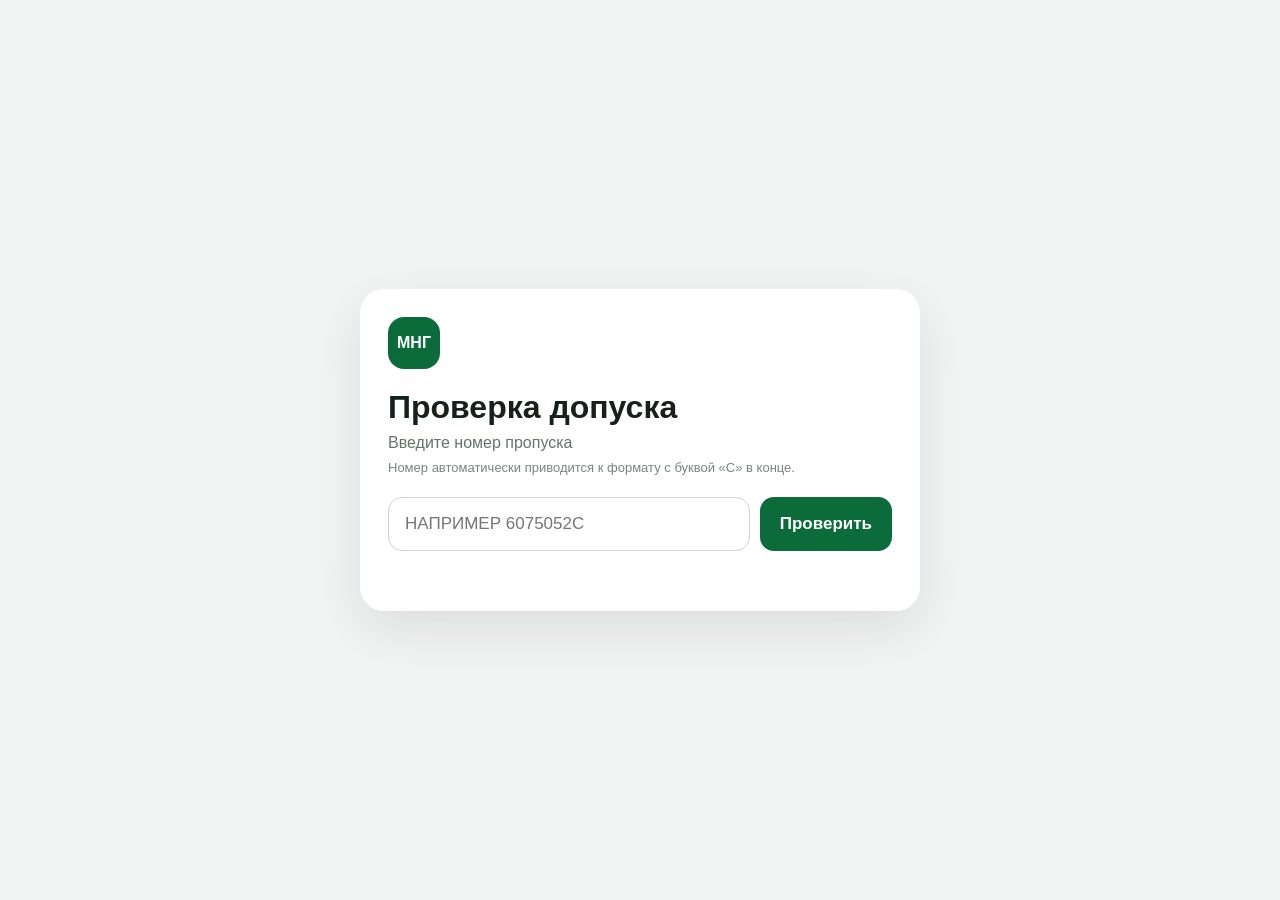
<file: server/app/templates/ostanovka.html>
<!doctype html>
<html lang="ru">
<head>
  <meta charset="utf-8">
  <meta name="viewport" content="width=device-width, initial-scale=1, viewport-fit=cover">
  <meta name="robots" content="noindex,nofollow">
  <title>Проверка допуска</title>
  <style>
    :root{font-family:Inter,-apple-system,BlinkMacSystemFont,"Segoe UI",sans-serif}
    *{box-sizing:border-box}
    body{margin:0;min-height:100vh;background:#f3f5f4;color:#17211b;display:grid;place-items:center;padding:20px}
    .card{width:min(100%,560px);background:#fff;border-radius:24px;padding:28px;box-shadow:0 18px 55px rgba(28,46,35,.12)}
    .mark{width:52px;height:52px;border-radius:16px;background:#0b6b3a;color:#fff;display:grid;place-items:center;font-weight:800;margin-bottom:20px}
    h1{font-size:32px;margin:0 0 8px}
    .subtitle{margin:0 0 8px;color:#66736b}
    .hint{font-size:13px;color:#7a857e;margin:0 0 22px}
    .check-form{display:grid;grid-template-columns:1fr auto;gap:10px}
    input,.check-button{height:54px;border-radius:14px;font-size:17px}
    input{border:1px solid #cbd3ce;padding:0 16px;min-width:0;text-transform:uppercase}
    .check-button{border:0;padding:0 20px;background:#0b6b3a;color:#fff;font-weight:700}
    .result{margin-top:20px;border-radius:18px;padding:20px;display:none}
    .result.allowed{display:block;background:#eaf8ef;border:1px solid #bfe7cd}
    .result.denied{display:block;background:#fff0ef;border:1px solid #f0c8c3}
    .status{font-size:24px;font-weight:800}
    .message{color:#536059;margin-bottom:12px}
    .blocks{display:grid;gap:10px;margin-top:12px}
    .block{background:rgba(255,255,255,.82);border-radius:14px;padding:14px;border:1px solid rgba(0,0,0,.06)}
    .block-title{font-weight:800;margin-bottom:4px}
    .block-message{font-size:14px;color:#59645e}
    .block.video .block-title{color:#8b3a17}
    .block.corporate .block-title{color:#7b2430}
    .spoiler{margin-top:10px;border:0;background:#eef1ef;color:#263b2f;border-radius:10px;padding:9px 12px;font-weight:700;cursor:pointer}
    .violation{margin-top:9px;padding:11px 12px;border-radius:10px;background:#f7f8f7;color:#3b4740;white-space:pre-wrap}
    .requirements{display:grid;gap:9px;margin-top:12px}
    .req{background:rgba(255,255,255,.72);border-radius:12px;padding:12px 14px}
    .req-label{font-size:13px;color:#69746e}
    .req-value{font-weight:700}
    .req.required .req-value{color:#9f2d27}
    .error{margin-top:12px;color:#a52f29;min-height:20px}
    @media(max-width:520px){body{padding:12px;align-items:start;padding-top:32px}.card{padding:22px 18px}.check-form{grid-template-columns:1fr}.check-button{width:100%}}
  </style>
</head>
<body>
<main class="card">
  <div class="mark">МНГ</div>
  <h1>Проверка допуска</h1>
  <p class="subtitle">Введите номер пропуска</p>
  <p class="hint">Номер автоматически приводится к формату с буквой «С» в конце.</p>
  <form class="check-form" id="f">
    <input id="p" placeholder="Например 6075052С" maxlength="40" required autocomplete="off" autocapitalize="characters">
    <button class="check-button" id="b">Проверить</button>
  </form>
  <div class="error" id="e"></div>
  <section class="result" id="r">
    <div class="status" id="t"></div>
    <p class="message" id="m"></p>
    <div class="blocks" id="blocks"></div>
    <div class="requirements" id="q"></div>
  </section>
</main>
<script>
const f=document.getElementById('f'),p=document.getElementById('p'),b=document.getElementById('b'),e=document.getElementById('e'),r=document.getElementById('r'),t=document.getElementById('t'),m=document.getElementById('m'),q=document.getElementById('q'),blocks=document.getElementById('blocks');

function normalizeVisiblePass(value){
  let s=(value||'').trim().toUpperCase().replace(/Ё/g,'Е').replace(/С/g,'C');
  s=s.replace(/^ПРОПУСК\s*/,'').replace(/^(?:№|NO\.?|НОМЕР)\s*/,'').replace(/[\s"']/g,'');
  if(/^\d{2,8}(?:-\d{1,8})?$/.test(s))s+='C';
  if(/^\d{2,8}(?:-\d{1,8})?C$/.test(s))return s.slice(0,-1)+'С';
  return s.replace(/C$/,'С');
}

p.addEventListener('blur',()=>{p.value=normalizeVisiblePass(p.value)});

function addBlock(item){
  const card=document.createElement('div');card.className='block '+(item.type||'');
  const title=document.createElement('div');title.className='block-title';title.textContent=item.title||'Ограничение доступа';
  card.append(title);
  if(item.message){
    const message=document.createElement('div');message.className='block-message';message.textContent=item.message;
    card.append(message);
  }
  // Details are shown only for the main stop registry. Its description comes
  // from the column "Причина приостановки работ по Классификатору".
  if(item.type==='registry' && item.description){
    const button=document.createElement('button');button.type='button';button.className='spoiler';button.textContent='Показать причину приостановки';
    const detail=document.createElement('div');detail.className='violation';detail.hidden=true;detail.textContent=item.description;
    button.addEventListener('click',()=>{detail.hidden=!detail.hidden;button.textContent=detail.hidden?'Показать причину приостановки':'Скрыть причину приостановки'});
    card.append(button,detail);
  }
  blocks.appendChild(card);
}

f.addEventListener('submit',async event=>{
  event.preventDefault();
  e.textContent='';r.className='result';q.innerHTML='';blocks.innerHTML='';
  p.value=normalizeVisiblePass(p.value);
  b.disabled=true;b.textContent='Проверяем…';
  try{
    const response=await fetch('/api/ostanovka/check',{method:'POST',headers:{'Content-Type':'application/json'},body:JSON.stringify({pass_number:p.value.trim()})});
    const data=await response.json();
    if(!response.ok)throw new Error(data.detail||'Ошибка проверки');
    r.className='result '+data.status;t.textContent=data.title;
    m.textContent=data.message||'';m.hidden=!data.message;
    (data.blocks||[]).forEach(addBlock);
    (data.requirements||[]).forEach(item=>{
      const card=document.createElement('div');card.className='req '+item.state;
      const label=document.createElement('div');label.className='req-label';label.textContent=item.label;
      const value=document.createElement('div');value.className='req-value';value.textContent=item.value;
      card.append(label,value);q.appendChild(card);
    });
  }catch(err){e.textContent=err.message}
  finally{b.disabled=false;b.textContent='Проверить'}
});
</script>
</body>
</html>
</file>
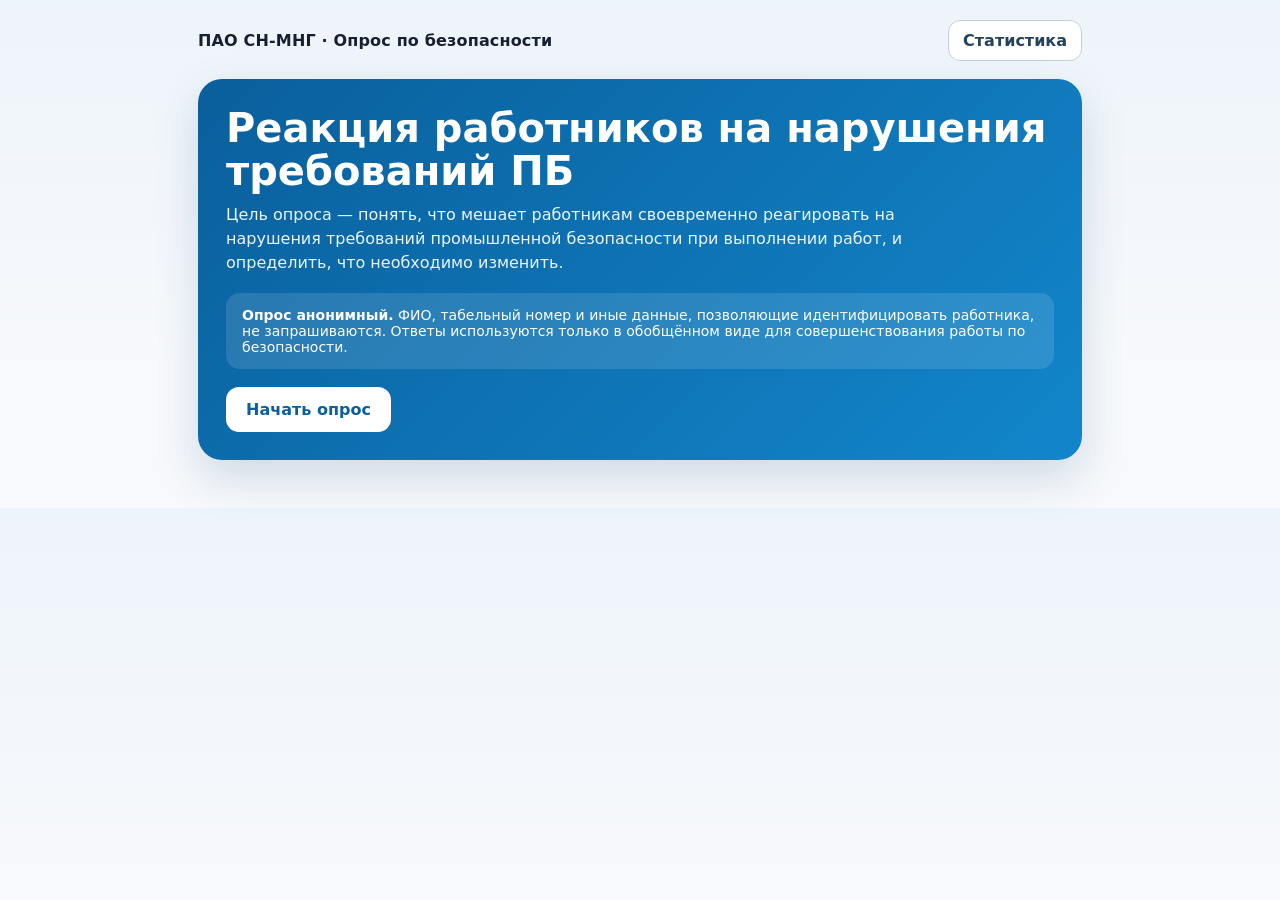
<file: server/app/templates/survey.html>
<!doctype html>
<html lang="ru">
<head>
  <meta charset="utf-8">
  <meta name="viewport" content="width=device-width,initial-scale=1,viewport-fit=cover">
  <title>Опрос работников — реакция на нарушения ПБ</title>
  <style>
    :root{--bg:#f3f6fa;--card:#fff;--text:#172033;--muted:#697386;--line:#dce3ec;--accent:#006eb8;--accent2:#0b86d1;--ok:#18855c;--danger:#b42318}
    *{box-sizing:border-box}
    body{margin:0;font-family:Inter,system-ui,-apple-system,BlinkMacSystemFont,"Segoe UI",sans-serif;background:linear-gradient(180deg,#edf4fa 0,#f7f9fc 360px);color:var(--text)}
    .shell{max-width:920px;margin:0 auto;padding:20px 18px 48px}.topbar{display:flex;justify-content:space-between;align-items:center;gap:16px;margin-bottom:18px}.brand{font-weight:800;letter-spacing:.01em}
    .stats-link{display:inline-flex;align-items:center;justify-content:center;padding:10px 14px;border:1px solid #c4d0dd;border-radius:12px;background:#fff;color:#24415e;text-decoration:none;font-weight:700}
    .hero{background:linear-gradient(135deg,#0a5f9c,#1286cb);color:#fff;border-radius:24px;padding:28px;box-shadow:0 18px 45px rgba(27,82,124,.18)}.hero h1{margin:0 0 10px;font-size:clamp(26px,4vw,40px);line-height:1.08}.hero p{margin:0;max-width:740px;line-height:1.5;color:#e9f5ff}
    .privacy{margin-top:18px;padding:14px 16px;border-radius:14px;background:rgba(255,255,255,.12);font-size:14px}.start-wrap{margin-top:18px}button{font:inherit}.primary{border:0;border-radius:13px;padding:13px 20px;background:#fff;color:#0a5f9c;font-weight:800;cursor:pointer}
    .survey-card{margin-top:20px;background:var(--card);border:1px solid var(--line);border-radius:22px;padding:24px;box-shadow:0 14px 34px rgba(31,47,70,.08);display:none}.survey-card.active{display:block}.progress-head{display:flex;justify-content:space-between;align-items:center;gap:12px;margin-bottom:10px;font-size:14px;color:var(--muted);font-weight:700}.progress{height:8px;background:#e6ecf3;border-radius:999px;overflow:hidden}.progress>div{height:100%;background:linear-gradient(90deg,var(--accent),var(--accent2));width:0;transition:width .25s ease}
    .question{margin:24px 0 8px;font-size:clamp(22px,3vw,30px);line-height:1.2}.hint{color:var(--muted);margin:0 0 18px;line-height:1.45}.options{display:grid;gap:10px}.option{display:flex;align-items:flex-start;gap:12px;padding:14px 15px;border:1px solid var(--line);border-radius:14px;cursor:pointer;background:#fff;transition:.15s}.option:hover{border-color:#91b7d5;background:#f8fbfe}.option input{margin-top:3px;transform:scale(1.15)}.option:has(input:checked){border-color:#4a9bd2;background:#eef8ff}
    .other-box{display:none;margin-top:10px}.other-box.visible{display:block}input[type=text],textarea{width:100%;border:1px solid #cbd5e1;border-radius:12px;padding:13px 14px;font:inherit;color:var(--text);background:#fff}textarea{min-height:160px;resize:vertical;line-height:1.45}
    .scale{display:grid;grid-template-columns:repeat(5,1fr);gap:9px;margin-top:18px}.scale label{display:flex;flex-direction:column;align-items:center;justify-content:center;min-height:66px;border:1px solid var(--line);border-radius:14px;cursor:pointer;font-weight:800;font-size:20px}.scale label:has(input:checked){border-color:#2788c7;background:#eaf6ff;color:#075b91}.scale input{position:absolute;opacity:0;pointer-events:none}.scale-labels{display:flex;justify-content:space-between;gap:10px;font-size:12px;color:var(--muted);margin-top:8px}
    .footer{display:flex;justify-content:space-between;gap:12px;margin-top:24px}.btn{border:0;border-radius:13px;padding:13px 18px;font-weight:800;cursor:pointer}.btn.secondary{background:#edf1f5;color:#314256}.btn.next{background:var(--accent);color:#fff;margin-left:auto}.error{display:none;margin-top:14px;padding:12px 14px;border-radius:12px;background:#fff0ee;color:var(--danger);font-weight:700}.error.show{display:block}.counter{font-size:13px;color:var(--muted);margin:8px 0 0}
    .done{text-align:center;padding:34px 20px}.done .check{width:72px;height:72px;margin:0 auto 18px;border-radius:50%;display:grid;place-items:center;background:#e9f8f1;color:var(--ok);font-size:36px;font-weight:900}.done h2{font-size:30px;margin:0 0 10px}.done p{color:var(--muted);line-height:1.5}
    @media(max-width:640px){.shell{padding:12px 12px 32px}.hero{padding:22px 18px;border-radius:20px}.survey-card{padding:18px;border-radius:18px}.topbar{align-items:flex-start}.stats-link{padding:9px 11px;font-size:14px}.footer{position:sticky;bottom:0;background:linear-gradient(180deg,rgba(255,255,255,0),#fff 22%);padding-top:22px}.btn{flex:1}.scale{gap:6px}}
  </style>
</head>
<body>
<div class="shell">
  <div class="topbar"><div class="brand">ПАО СН-МНГ · Опрос по безопасности</div><a class="stats-link" href="/opros/statistika">Статистика</a></div>
  <section class="hero" id="intro"><h1>Реакция работников на нарушения требований ПБ</h1><p>Цель опроса — понять, что мешает работникам своевременно реагировать на нарушения требований промышленной безопасности при выполнении работ, и определить, что необходимо изменить.</p><div class="privacy"><b>Опрос анонимный.</b> ФИО, табельный номер и иные данные, позволяющие идентифицировать работника, не запрашиваются. Ответы используются только в обобщённом виде для совершенствования работы по безопасности.</div><div class="start-wrap"><button class="primary" id="startBtn">Начать опрос</button></div></section>
  <section class="survey-card" id="survey"><div class="progress-head"><span id="stepText"></span><span id="stepPct"></span></div><div class="progress"><div id="progressBar"></div></div><h2 class="question" id="questionTitle"></h2><p class="hint" id="questionHint"></p><div id="answerArea"></div><div class="error" id="errorBox"></div><div class="footer"><button class="btn secondary" id="backBtn">Назад</button><button class="btn next" id="nextBtn">Далее</button></div></section>
  <section class="survey-card" id="done"><div class="done"><div class="check">✓</div><h2>Спасибо за участие</h2><p>Ответ принят. Ваши ответы помогут определить реальные причины, по которым работники реагируют или не реагируют на нарушения, и выбрать практические меры, которые будут работать на объектах.</p></div></section>
</div>
<script>
const QUESTIONS=[
{id:'q1',type:'single',title:'Если Вы видите, что работник выполняет работу с нарушением требований ПБ, что Вы обычно делаете?',options:['Сразу останавливаю работу / прошу прекратить опасное действие','Делаю замечание, но работу не останавливаю','Сообщаю своему руководителю','Сообщаю ответственному руководителю','Прохожу мимо, если нарушение не кажется серьёзным','Ничего не делаю','Другое']},
{id:'q2',type:'single',title:'Как часто Вы сталкиваетесь с нарушениями требований ПБ со стороны работников?',options:['Практически каждый день','Несколько раз в неделю','Несколько раз в месяц','Редко','Практически никогда']},
{id:'q3',type:'scale',title:'Насколько Вы считаете, что должны лично вмешаться, если видите нарушение ПБ со стороны другого работника?',hint:'Оцените по шкале от 1 до 5.'},
{id:'q4',type:'multi',title:'Что чаще всего мешает Вам вмешаться, если Вы видите нарушение ПБ?',hint:'Можно выбрать несколько вариантов.',options:['Считаю, что это ответственность руководителя работ','Считаю, что это не моя зона ответственности','Не хочу вступать в конфликт','Не уверен, что нарушение действительно является нарушением','Не знаю, к кому обращаться','Боюсь негативной реакции руководителя','Боюсь негативной реакции другого работника','Не хочу задерживать выполнение работ','Думаю, что кто-то другой уже обратит внимание','Нарушение кажется незначительным','Ничего не мешает — я вмешиваюсь','Другое']},
{id:'q5',type:'single',title:'Представьте: Вы проходите мимо места выполнения работ и видите явное нарушение ПБ. Ваш руководитель находится далеко. Что Вы будете делать?',options:['Сам остановлю работу','Сделаю замечание и попрошу устранить нарушение','Позвоню своему руководителю','Сообщу ответственному руководителю','Подожду, пока придёт ответственный','Скорее всего, не буду вмешиваться','Другое']},
{id:'q6',type:'single',title:'Знаете ли Вы установленный порядок действий, если при выполнении работ выявлено нарушение ПБ?',options:['Да, хорошо знаю','Примерно знаю','Не знаю']},
{id:'q7',type:'single',title:'Как обычно реагирует Ваш непосредственный руководитель, если Вы сообщаете о нарушении ПБ?',options:['Поддерживает и помогает устранить нарушение','Спокойно принимает информацию','Просит сначала разобраться самостоятельно','Считает, что этим должен заниматься ответственный руководитель','Негативно реагирует','Случаев не было','Затрудняюсь ответить']},
{id:'q8',type:'single',title:'Как Вы думаете, что произойдёт, если Вы остановите работу из-за нарушения ПБ?',options:['Руководитель поддержит','Нарушение устранят и работу продолжат','Возникнут споры / конфликт','Мне скажут, что я вмешиваюсь не в свою работу','Работа будет необоснованно задержана','Не знаю','Другое']},
{id:'q9',type:'multi',max:3,title:'Что помогло бы Вам чаще вмешиваться при нарушениях ПБ?',hint:'Выберите до 3 вариантов.',options:['Чётко закреплённое право/обязанность вмешиваться','Поддержка руководителя','Понятный порядок действий','Обучение на реальных ситуациях','Возможность быстро сообщить о нарушении без бюрократии','Положительная оценка таких действий','Обратная связь о результатах','Личный пример руководителей','Ничего — я и сейчас вмешиваюсь','Другое']},
{id:'q10',type:'text',optional:true,title:'Вспомните последний случай, когда Вы видели нарушение ПБ. Что Вы сделали?',hint:'Свободный ответ. Можно пропустить.'},
{id:'q11',type:'text',optional:true,title:'Что, на Ваш взгляд, чаще всего заставляет работников проходить мимо нарушения?',hint:'Свободный ответ. Можно пропустить.'},
{id:'q12',type:'text',optional:true,title:'Что нужно изменить, чтобы работники действительно не проходили мимо нарушений ПБ?',hint:'Свободный ответ. Можно пропустить.'},
{id:'q13',type:'single',title:'Оцените согласие с утверждением: «Если я вижу нарушение требований ПБ, я считаю своей обязанностью отреагировать, даже если это не мой участок и не мой работник».',options:['Полностью согласен','Скорее согласен','Скорее не согласен','Не согласен','Затрудняюсь ответить']},
{id:'q14',type:'text',optional:true,title:'Ваши предложения по процессу остановки работ',hint:'Что необходимо изменить или добавить, чтобы работникам было проще, понятнее и комфортнее останавливать небезопасные работы? Можно пропустить.'}
];
const state={};let current=0;const intro=document.getElementById('intro'),survey=document.getElementById('survey'),done=document.getElementById('done'),answerArea=document.getElementById('answerArea'),errorBox=document.getElementById('errorBox');
document.getElementById('startBtn').onclick=()=>{intro.style.display='none';survey.classList.add('active');render();};document.getElementById('backBtn').onclick=()=>{collect(false);if(current>0){current--;render();}};document.getElementById('nextBtn').onclick=async()=>{if(!collect(true))return;if(current<QUESTIONS.length-1){current++;render();return;}await submitSurvey();};
function isOtherValue(v){return typeof v==='string'&&v.startsWith('Другое:')}function otherText(v){return isOtherValue(v)?v.slice('Другое:'.length).trim():''}function escapeHtml(value){return String(value??'').replace(/[&<>"']/g,c=>({'&':'&amp;','<':'&lt;','>':'&gt;','"':'&quot;',"'":'&#039;'}[c]))}
function render(){const q=QUESTIONS[current];errorBox.classList.remove('show');errorBox.textContent='';document.getElementById('stepText').textContent=`Вопрос ${current+1} из ${QUESTIONS.length}`;const pct=Math.round(((current+1)/QUESTIONS.length)*100);document.getElementById('stepPct').textContent=`${pct}%`;document.getElementById('progressBar').style.width=`${pct}%`;document.getElementById('questionTitle').textContent=q.title;document.getElementById('questionHint').textContent=q.hint||'';document.getElementById('backBtn').style.visibility=current===0?'hidden':'visible';document.getElementById('nextBtn').textContent=current===QUESTIONS.length-1?'Отправить':'Далее';answerArea.innerHTML='';if(q.type==='single')renderSingle(q);if(q.type==='multi')renderMulti(q);if(q.type==='scale')renderScale(q);if(q.type==='text')renderText(q)}
function renderSingle(q){const selected=state[q.id]||'',selectedBase=isOtherValue(selected)?'Другое':selected,wrap=document.createElement('div');wrap.className='options';q.options.forEach(opt=>{const label=document.createElement('label');label.className='option';label.innerHTML=`<input type="radio" name="${q.id}" value="${escapeHtml(opt)}" ${selectedBase===opt?'checked':''}><span>${escapeHtml(opt)}</span>`;wrap.appendChild(label)});answerArea.appendChild(wrap);if(q.options.includes('Другое')){const box=document.createElement('div');box.className='other-box'+(selectedBase==='Другое'?' visible':'');box.innerHTML=`<input type="text" id="otherInput" maxlength="800" placeholder="Укажите свой вариант" value="${escapeHtml(otherText(selected))}">`;answerArea.appendChild(box);wrap.addEventListener('change',()=>{const v=wrap.querySelector('input:checked')?.value;box.classList.toggle('visible',v==='Другое')})}}
function renderMulti(q){const selected=Array.isArray(state[q.id])?state[q.id]:[],selectedBases=selected.map(v=>isOtherValue(v)?'Другое':v),wrap=document.createElement('div');wrap.className='options';q.options.forEach(opt=>{const label=document.createElement('label');label.className='option';label.innerHTML=`<input type="checkbox" name="${q.id}" value="${escapeHtml(opt)}" ${selectedBases.includes(opt)?'checked':''}><span>${escapeHtml(opt)}</span>`;wrap.appendChild(label)});answerArea.appendChild(wrap);const counter=document.createElement('div');counter.className='counter';answerArea.appendChild(counter);const updateCounter=()=>{const n=wrap.querySelectorAll('input:checked').length;counter.textContent=q.max?`Выбрано: ${n} из ${q.max}`:`Выбрано: ${n}`;if(q.max){wrap.querySelectorAll('input:not(:checked)').forEach(el=>el.disabled=n>=q.max);wrap.querySelectorAll('input:checked').forEach(el=>el.disabled=false)}};wrap.addEventListener('change',updateCounter);updateCounter();if(q.options.includes('Другое')){const existing=selected.find(isOtherValue)||'',box=document.createElement('div');box.className='other-box'+(selectedBases.includes('Другое')?' visible':'');box.innerHTML=`<input type="text" id="otherInput" maxlength="800" placeholder="Укажите свой вариант" value="${escapeHtml(otherText(existing))}">`;answerArea.appendChild(box);wrap.addEventListener('change',()=>{box.classList.toggle('visible',!!wrap.querySelector('input[value="Другое"]:checked'))})}}
function renderScale(q){const value=state[q.id]||'';answerArea.innerHTML=`<div class="scale">${[1,2,3,4,5].map(n=>`<label><input type="radio" name="${q.id}" value="${n}" ${String(value)===String(n)?'checked':''}><span>${n}</span></label>`).join('')}</div><div class="scale-labels"><span>1 — совсем не должен</span><span>5 — обязательно должен</span></div>`}function renderText(q){answerArea.innerHTML=`<textarea id="textAnswer" maxlength="4000" placeholder="Ваш ответ">${escapeHtml(state[q.id]||'')}</textarea>`}function showError(text){errorBox.textContent=text;errorBox.classList.add('show');errorBox.scrollIntoView({behavior:'smooth',block:'nearest'})}
function collect(validate){const q=QUESTIONS[current];if(q.type==='single'){const checked=answerArea.querySelector(`input[name="${q.id}"]:checked`);if(!checked){if(validate)showError('Выберите вариант ответа.');return !validate}let value=checked.value;if(value==='Другое'){const text=(document.getElementById('otherInput')?.value||'').trim();if(!text){if(validate)showError('Укажите свой вариант ответа.');return !validate}value=`Другое: ${text}`}state[q.id]=value}if(q.type==='multi'){const checked=[...answerArea.querySelectorAll(`input[name="${q.id}"]:checked`)];if(!checked.length){if(validate)showError('Выберите хотя бы один вариант.');return !validate}if(q.max&&checked.length>q.max){if(validate)showError(`Можно выбрать не более ${q.max} вариантов.`);return !validate}const values=[];for(const el of checked){let value=el.value;if(value==='Другое'){const text=(document.getElementById('otherInput')?.value||'').trim();if(!text){if(validate)showError('Укажите свой вариант ответа.');return !validate}value=`Другое: ${text}`}values.push(value)}state[q.id]=values}if(q.type==='scale'){const checked=answerArea.querySelector(`input[name="${q.id}"]:checked`);if(!checked){if(validate)showError('Выберите оценку от 1 до 5.');return !validate}state[q.id]=checked.value}if(q.type==='text'){state[q.id]=(document.getElementById('textAnswer')?.value||'').trim()}return true}
async function submitSurvey(){const btn=document.getElementById('nextBtn');btn.disabled=true;btn.textContent='Отправляем…';try{const res=await fetch('/opros/api/responses',{method:'POST',headers:{'Content-Type':'application/json'},body:JSON.stringify({answers:state})});if(!res.ok){const body=await res.json().catch(()=>({}));throw new Error(body.detail||'Не удалось отправить ответы')}survey.classList.remove('active');done.classList.add('active');window.scrollTo({top:0,behavior:'smooth'})}catch(err){showError(err.message||'Ошибка отправки. Проверьте соединение и попробуйте ещё раз.');btn.disabled=false;btn.textContent='Отправить'}}
</script>
</body>
</html>
</file>
